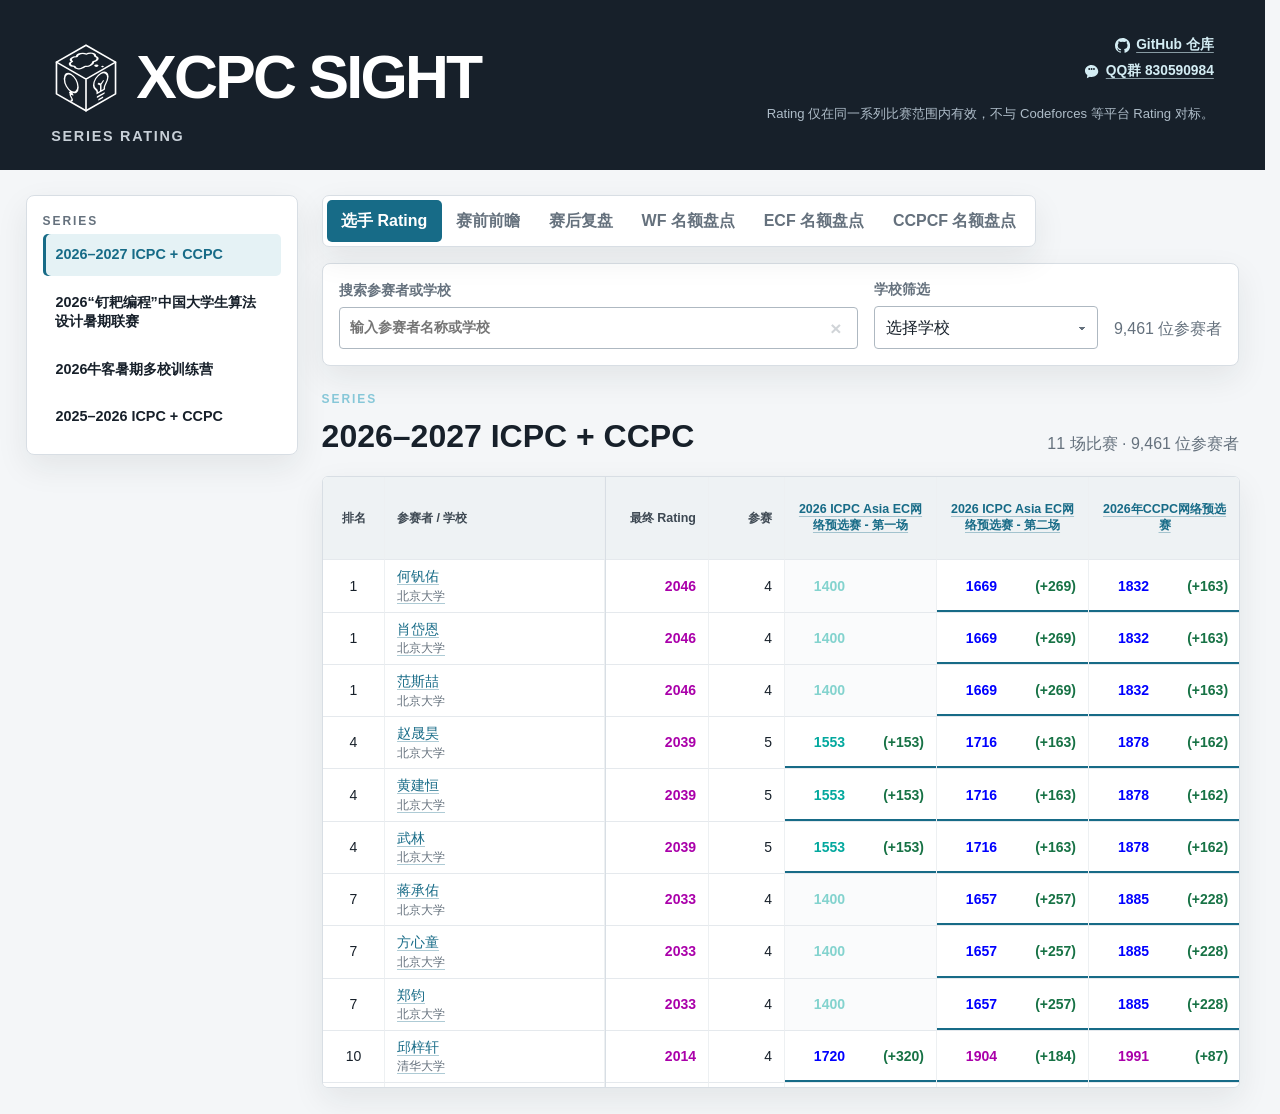
<file: static/index.html>
<!doctype html>
<html lang="zh-CN">
<head>
  <meta charset="utf-8">
  <meta name="viewport" content="width=device-width, initial-scale=1">
  <meta name="description" content="XCPC rating 系列、比赛变化与参赛记录。">
  <title>XCPC Sight · Rating</title>
  <link rel="icon" type="image/svg+xml" sizes="any" href="./assets/xcpc-sight.svg">
  <link rel="stylesheet" href="./styles.css?v=20261119-112">
</head>
<body>
  <a class="skip-link" href="#main">跳到主要内容</a>
  <header class="site-header">
    <div>
      <h1 class="site-brand"><img class="site-logo" src="./assets/xcpc-sight.svg" width="64" height="64" alt="">XCPC SIGHT</h1>
      <p class="site-subtitle">Series Rating</p>
    </div>
    <div class="site-links" aria-label="相关链接">
      <a href="https://github.com/JunjieCharles/xcpc-sight" target="_blank" rel="noopener noreferrer">
        <span class="site-link-icon" aria-hidden="true">
          <svg viewBox="0 0 16 16" focusable="false" aria-hidden="true">
            <path d="M8 0C3.58 0 0 3.58 0 8a8 8 0 0 0 5.47 7.59c.4.07.55-.17.55-.38v-1.34c-2.22.48-2.69-1.07-2.69-1.07-.36-.92-.89-1.17-.89-1.17-.73-.5.06-.49.06-.49.81.06 1.23.83 1.23.83.72 1.23 1.89.88 2.35.67.07-.52.28-.88.5-1.09-1.77-.2-3.64-.88-3.64-3.95 0-.88.31-1.59.82-2.15-.08-.2-.36-1.02.08-2.12 0 0 .67-.21 2.2.82a7.65 7.65 0 0 1 4 0c1.53-1.03 2.2-.82 2.2-.82.44 1.1.16 1.92.08 2.12.51.56.82 1.27.82 2.15 0 3.08-1.87 3.75-3.66 3.95.29.25.54.73.54 1.48v2.19c0 .21.14.46.55.38A8 8 0 0 0 16 8c0-4.42-3.58-8-8-8z"/>
          </svg>
        </span>
        <span>GitHub 仓库</span>
      </a>
      <a href="https://qm.qq.com/q/q6c4s0YmGs" target="_blank" rel="noopener noreferrer">
        <span class="site-link-icon" aria-hidden="true">
          <svg viewBox="0 0 16 16" focusable="false" aria-hidden="true">
            <path d="M8 1C4.13 1 1 3.69 1 7c0 1.86.98 3.52 2.52 4.62L3 15l3.16-1.54c.6.12 1.21.18 1.84.18 3.87 0 7-2.69 7-6S11.87 1 8 1zm-2.5 5.3a1 1 0 1 1 0-2 1 1 0 0 1 0 2zm2.5 0a1 1 0 1 1 0-2 1 1 0 0 1 0 2zm2.5 0a1 1 0 1 1 0-2 1 1 0 0 1 0 2z"/>
          </svg>
        </span>
        <span>QQ群 830590984</span>
      </a>
      <p class="site-rating-note" role="note">
        Rating 仅在同一系列比赛范围内有效，不与 Codeforces 等平台 Rating 对标。
      </p>
    </div>
  </header>

  <main id="main" tabindex="-1" class="app-layout">
    <aside class="series-sidebar" aria-labelledby="series-navigation-title">
      <p id="series-navigation-title" class="eyebrow">SERIES</p>
      <nav id="series-list" class="series-list" aria-label="Rating 系列"></nav>
    </aside>

    <div class="app-content">
      <div id="series-mode-switch" class="series-mode-switch" role="tablist"
           aria-label="Rating 查看方式" hidden>
        <button id="participant-rating-tab" type="button" role="tab"
                aria-controls="series-view" aria-selected="true">选手 Rating</button>
        <button id="problem-rating-tab" type="button" role="tab"
                aria-controls="problem-rating-view" aria-selected="false">题目难度</button>
        <button id="preview-tab" type="button" role="tab" hidden
                aria-controls="preview-view" aria-selected="false">赛前前瞻</button>
        <button id="review-tab" type="button" role="tab" hidden
                aria-controls="review-view" aria-selected="false">赛后复盘</button>
        <button id="wf-tab" type="button" role="tab" hidden
                aria-controls="qualification-view" aria-selected="false">WF 名额盘点</button>
        <button id="ecf-tab" type="button" role="tab" hidden
                aria-controls="qualification-view" aria-selected="false">ECF 名额盘点</button>
        <button id="ccpcf-tab" type="button" role="tab" hidden
                aria-controls="qualification-view" aria-selected="false">CCPCF 名额盘点</button>
      </div>

      <section id="participant-controls" class="controls" aria-label="搜索">
        <div class="search-label">
          <label id="search-label-text" for="search-input">搜索参赛者或学校</label>
          <span class="search-field">
            <span id="school-tags" class="school-tags"></span>
            <input id="search-input" type="search" autocomplete="off" placeholder="输入参赛者名称或学校">
            <button id="clear-search-button" class="clear-search-button" type="button" disabled
                    aria-label="清空搜索和学校筛选" title="清空搜索和学校筛选">×</button>
          </span>
        </div>
        <div class="school-filter">
          <span class="control-label">学校筛选</span>
          <button id="school-filter-button" class="school-filter-button" type="button"
                  aria-haspopup="listbox" aria-expanded="false" aria-controls="school-filter-menu">选择学校</button>
          <div id="school-filter-menu" class="school-filter-menu" hidden>
            <label>
              <span class="visually-hidden">搜索学校</span>
              <input id="school-filter-search" type="search" autocomplete="off" placeholder="搜索学校">
            </label>
            <div id="school-options" class="school-options" role="listbox"
                 aria-label="学校" aria-multiselectable="true"></div>
          </div>
        </div>
        <p id="result-count" class="result-count" aria-live="polite"></p>
      </section>

      <section id="preview-view" hidden aria-labelledby="preview-title">
        <nav id="preview-navigation" class="preview-navigation" aria-label="选择前瞻比赛">
          <div id="preview-online-navigation" class="preview-online-navigation"></div>
          <div id="preview-regional-navigation" class="preview-regional-navigation"></div>
        </nav>
        <div class="section-heading">
          <div>
            <p class="eyebrow">PREVIEW</p>
            <h2 id="preview-title"></h2>
            <p class="section-note" id="preview-time"></p>
          </div>
        </div>
        <div class="preview-sources">
          <p id="preview-team-source"></p>
          <p id="preview-metric-sources"></p>
          <p class="preview-school-rank-note">学校排名随表格当前排序方式变化。NOI/IOI成绩仅按姓名匹配，可能存在重名情况。</p>
        </div>
        <div id="preview-team-filter" class="preview-team-filter" role="group" aria-label="队伍参赛资格">
          <button type="button" data-team-type="all" aria-pressed="true">所有队伍</button>
          <button type="button" data-team-type="official" aria-pressed="false">正式队伍</button>
          <button type="button" data-team-type="starred" aria-pressed="false">打星队伍</button>
        </div>
        <div class="table-shell preview-table-shell" id="preview-scroll" tabindex="0"
             aria-label="赛前队伍数据表，可点击表头排序并悬浮查看成员明细">
          <table class="data-table preview-table">
            <thead id="preview-head"></thead>
            <tbody id="preview-body"></tbody>
          </table>
        </div>
      </section>

      <section id="review-view" hidden aria-labelledby="review-title">
        <div class="section-heading">
          <div><p class="eyebrow">REVIEW</p><h2 id="review-title"></h2></div>
          <div class="review-pickers">
            <label><span>选择比赛</span><select id="review-contest-select" aria-label="选择复盘比赛"></select></label>
          </div>
        </div>
        <div class="review-summary">
          <h3>各指标排名符合度 <small>Spearman ρ</small></h3>
          <p class="section-note">越接近 1，赛前与赛后的先后顺序越一致。点击指标查看队伍对比；不同指标的有效队伍集合可能不同。</p>
          <div id="review-metrics" class="review-metrics" role="group" aria-label="对比所有指标符合度，选择队伍排名指标"></div>
          <p id="review-agreement" aria-live="polite"></p>
          <p id="review-coverage"></p>
        </div>
        <div class="preview-sources">
          <p id="review-sources"></p>
          <p><strong class="review-ranking-note">前瞻排名与实际排名均仅统计已参赛且存在当前指标的队伍。</strong></p>
          <p>名次变化 = 前瞻排名 − 实际排名；上涨程度 = log₁₀(前瞻排名 / 实际排名)，正值表示上涨。</p>
        </div>
        <p id="review-empty" class="section-note" hidden></p>
        <div class="table-shell preview-table-shell" id="review-scroll" tabindex="0" aria-label="赛后复盘队伍对比表，可点击表头排序">
          <table class="data-table preview-table review-table">
            <thead id="review-head"></thead><tbody id="review-body"></tbody>
          </table>
        </div>
      </section>

      <section id="qualification-view" hidden aria-labelledby="qualification-title"></section>

      <div id="status" class="status" role="status">正在加载数据…</div>
      <section id="series-view" hidden aria-labelledby="series-title">
        <div class="section-heading">
          <div><p class="eyebrow">SERIES</p><h2 id="series-title"></h2></div>
          <p id="series-summary" class="section-note"></p>
        </div>
        <div class="table-shell" id="series-scroll" tabindex="0" aria-label="参赛者 rating 宽表，可水平和垂直滚动">
          <table class="data-table wide-table">
            <thead id="series-head"></thead>
            <tbody id="series-body"></tbody>
          </table>
        </div>
      </section>

      <section id="problem-rating-view" hidden aria-labelledby="problem-rating-title">
        <div class="section-heading">
          <div>
            <p class="eyebrow">PROBLEM RATING</p>
            <h2 id="problem-rating-title"></h2>
          </div>
          <p id="problem-rating-summary" class="section-note"></p>
        </div>

        <section class="panel problem-chart-panel" aria-labelledby="problem-chart-heading">
          <div class="panel-heading">
            <div>
              <h3 id="problem-chart-heading">难度曲线对比</h3>
              <p>每场题目按预测 Rating 从易到难排列；点击图例可筛选场次。</p>
            </div>
          </div>
          <div id="problem-chart"></div>
        </section>

        <section class="panel problem-table-panel" aria-labelledby="problem-table-heading">
          <div class="problem-table-heading">
            <h3 id="problem-table-heading">题目 Rating 表格</h3>
            <p id="problem-result-count" class="result-count" aria-live="polite"></p>
          </div>
          <div class="problem-table-shell" tabindex="0" aria-label="题目 Rating 表格">
            <table class="data-table problem-table">
              <colgroup>
                <col class="problem-contest-col">
                <col class="problem-index-col">
                <col id="problem-name-col" class="problem-name-col">
                <col class="problem-rating-col">
                <col class="problem-team-count-col">
              </colgroup>
              <thead>
                <tr>
                  <th id="problem-contest-column" scope="colgroup" colspan="2">
                    <button id="problem-contest-sort" class="table-sort-button" type="button">
                      <span class="desktop-column-label">场次 + 题号</span>
                      <span class="mobile-column-label">题目</span>
                      <span id="problem-contest-sort-indicator" aria-hidden="true"></span>
                    </button>
                  </th>
                  <th id="problem-name-column" class="problem-name-column" scope="col">题名</th>
                  <th id="problem-rating-column" scope="col">
                    <button id="problem-rating-sort" class="table-sort-button" type="button">
                      Rating <span id="problem-rating-sort-indicator" aria-hidden="true"></span>
                    </button>
                  </th>
                  <th scope="col">通过队伍/有效队伍</th>
                </tr>
              </thead>
              <tbody id="problem-table-body"></tbody>
            </table>
          </div>
        </section>
      </section>

      <section id="detail-view" hidden aria-labelledby="detail-title"></section>
    </div>
  </main>

  <template id="error-template"><div class="error-panel"><h2>无法显示数据</h2><p></p><button type="button">重试</button></div></template>
  <script type="module" src="./js/app.mjs?v=20261119-112"></script>
</body>
</html>
</file>
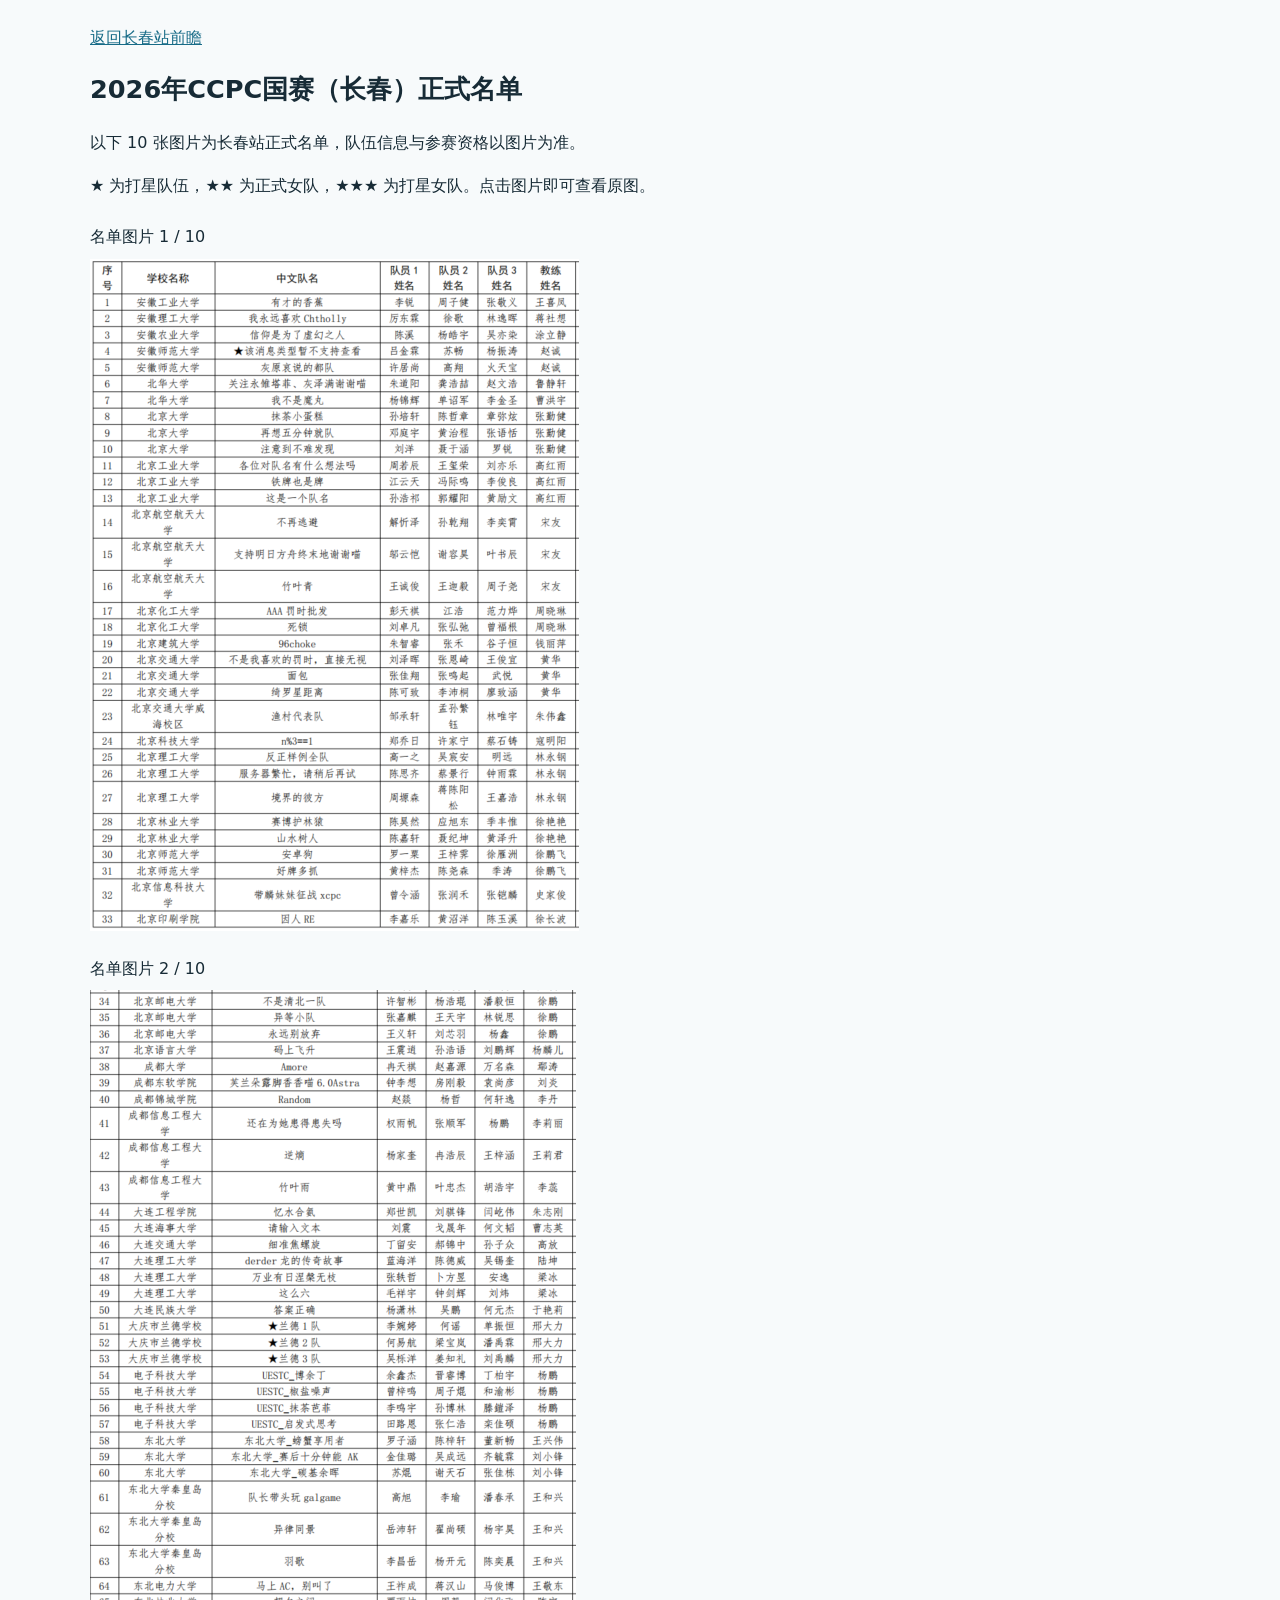
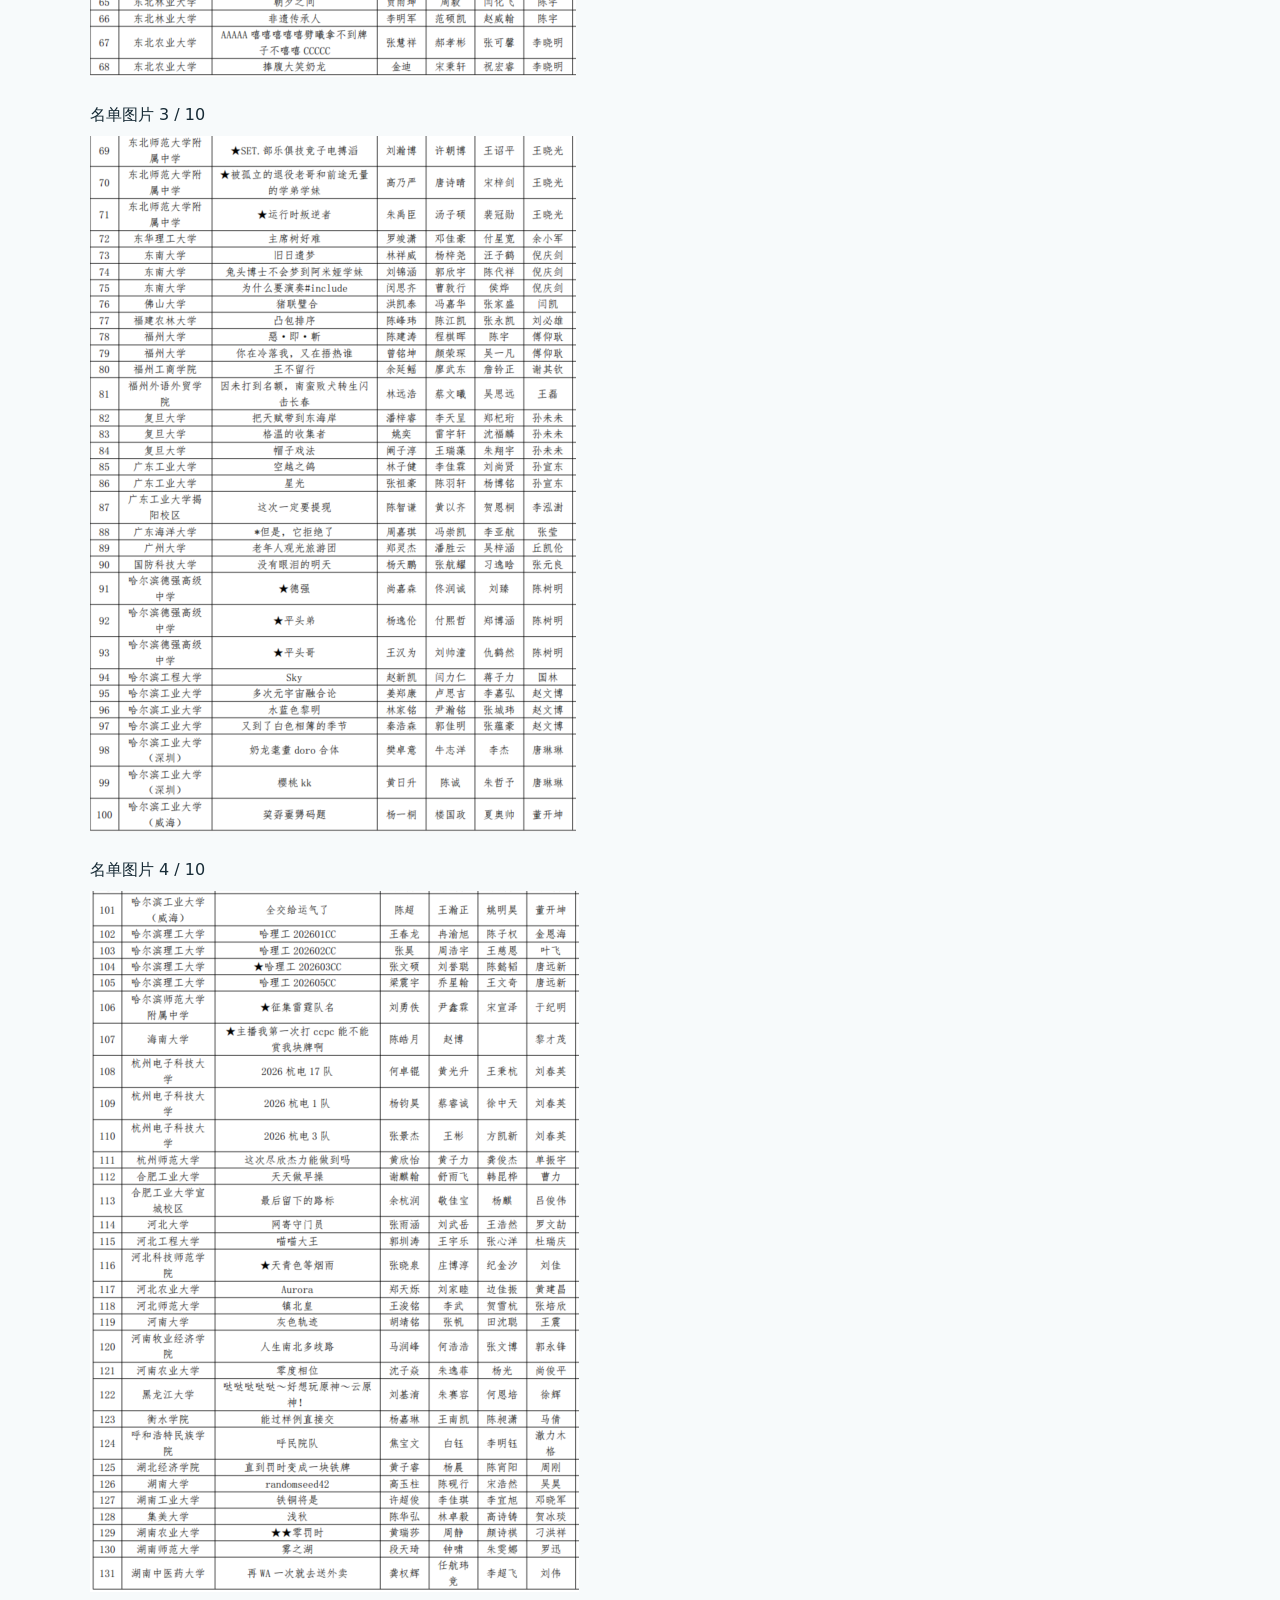
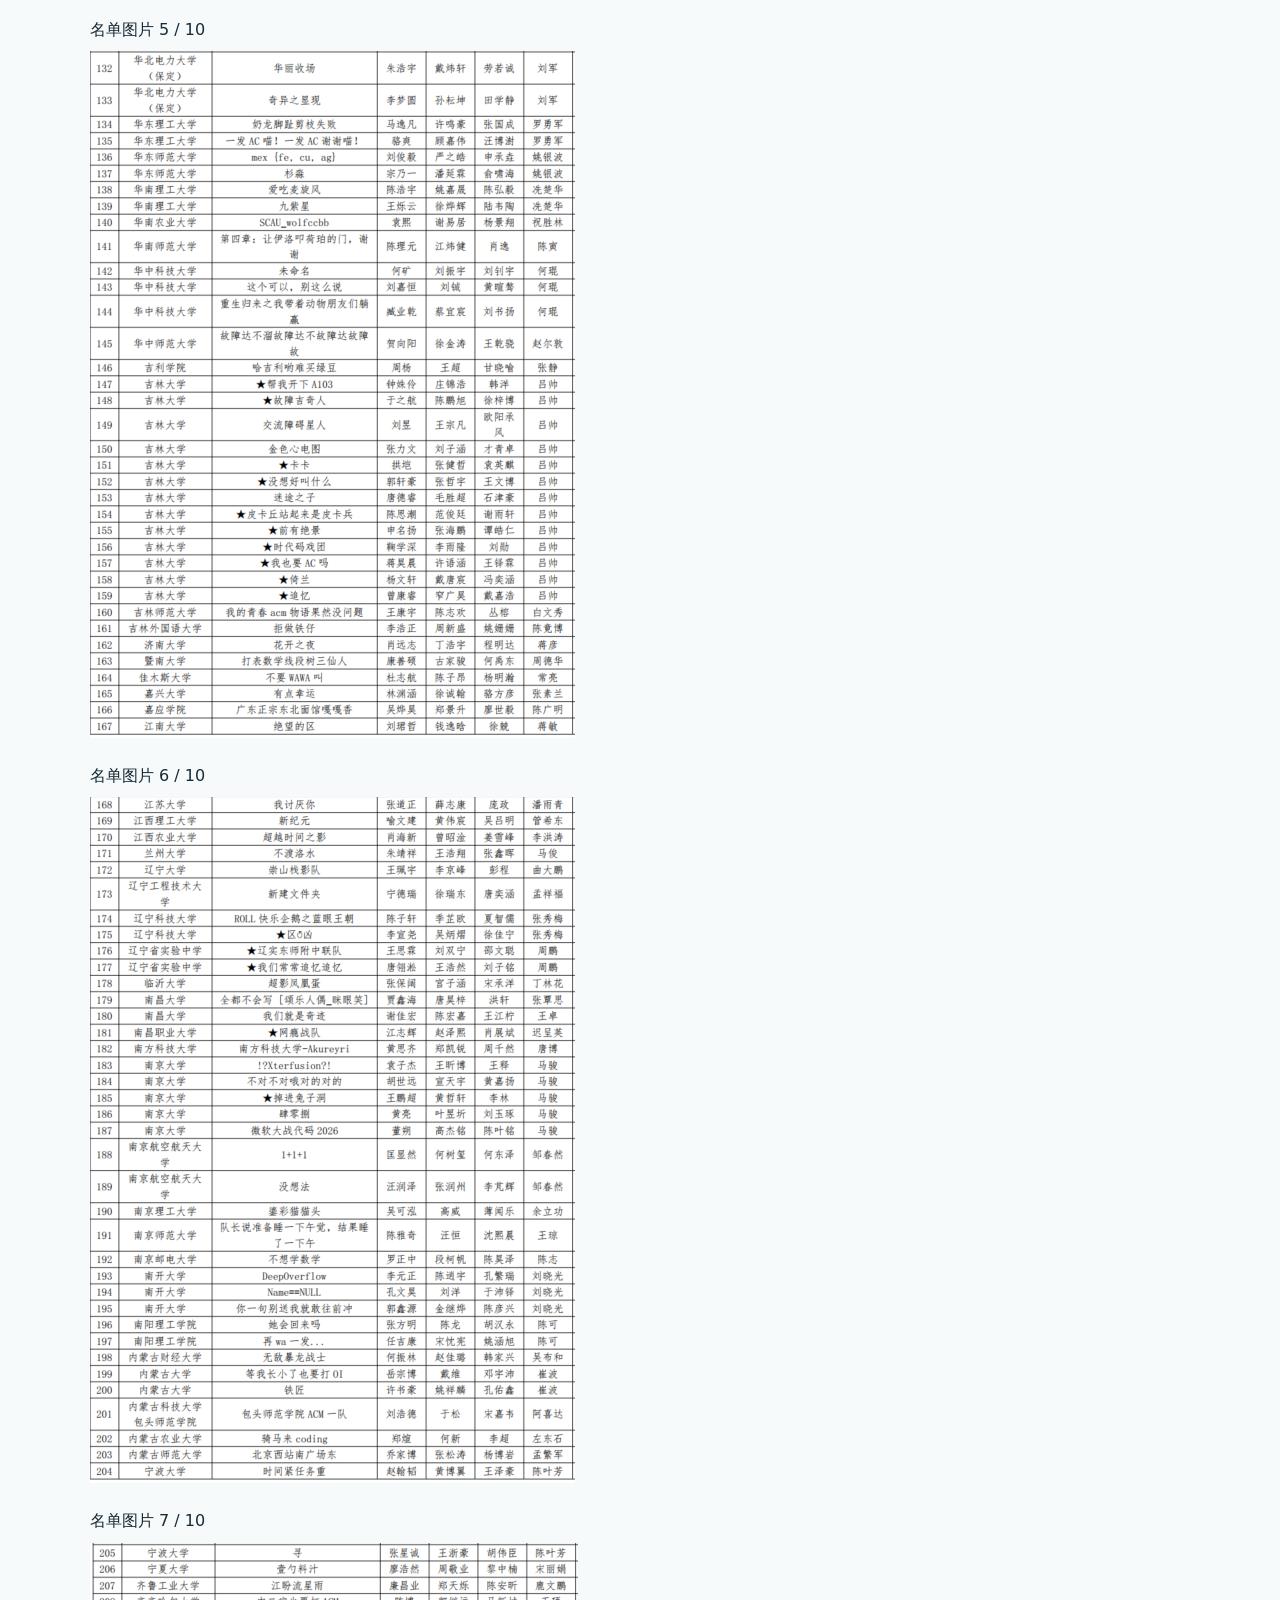
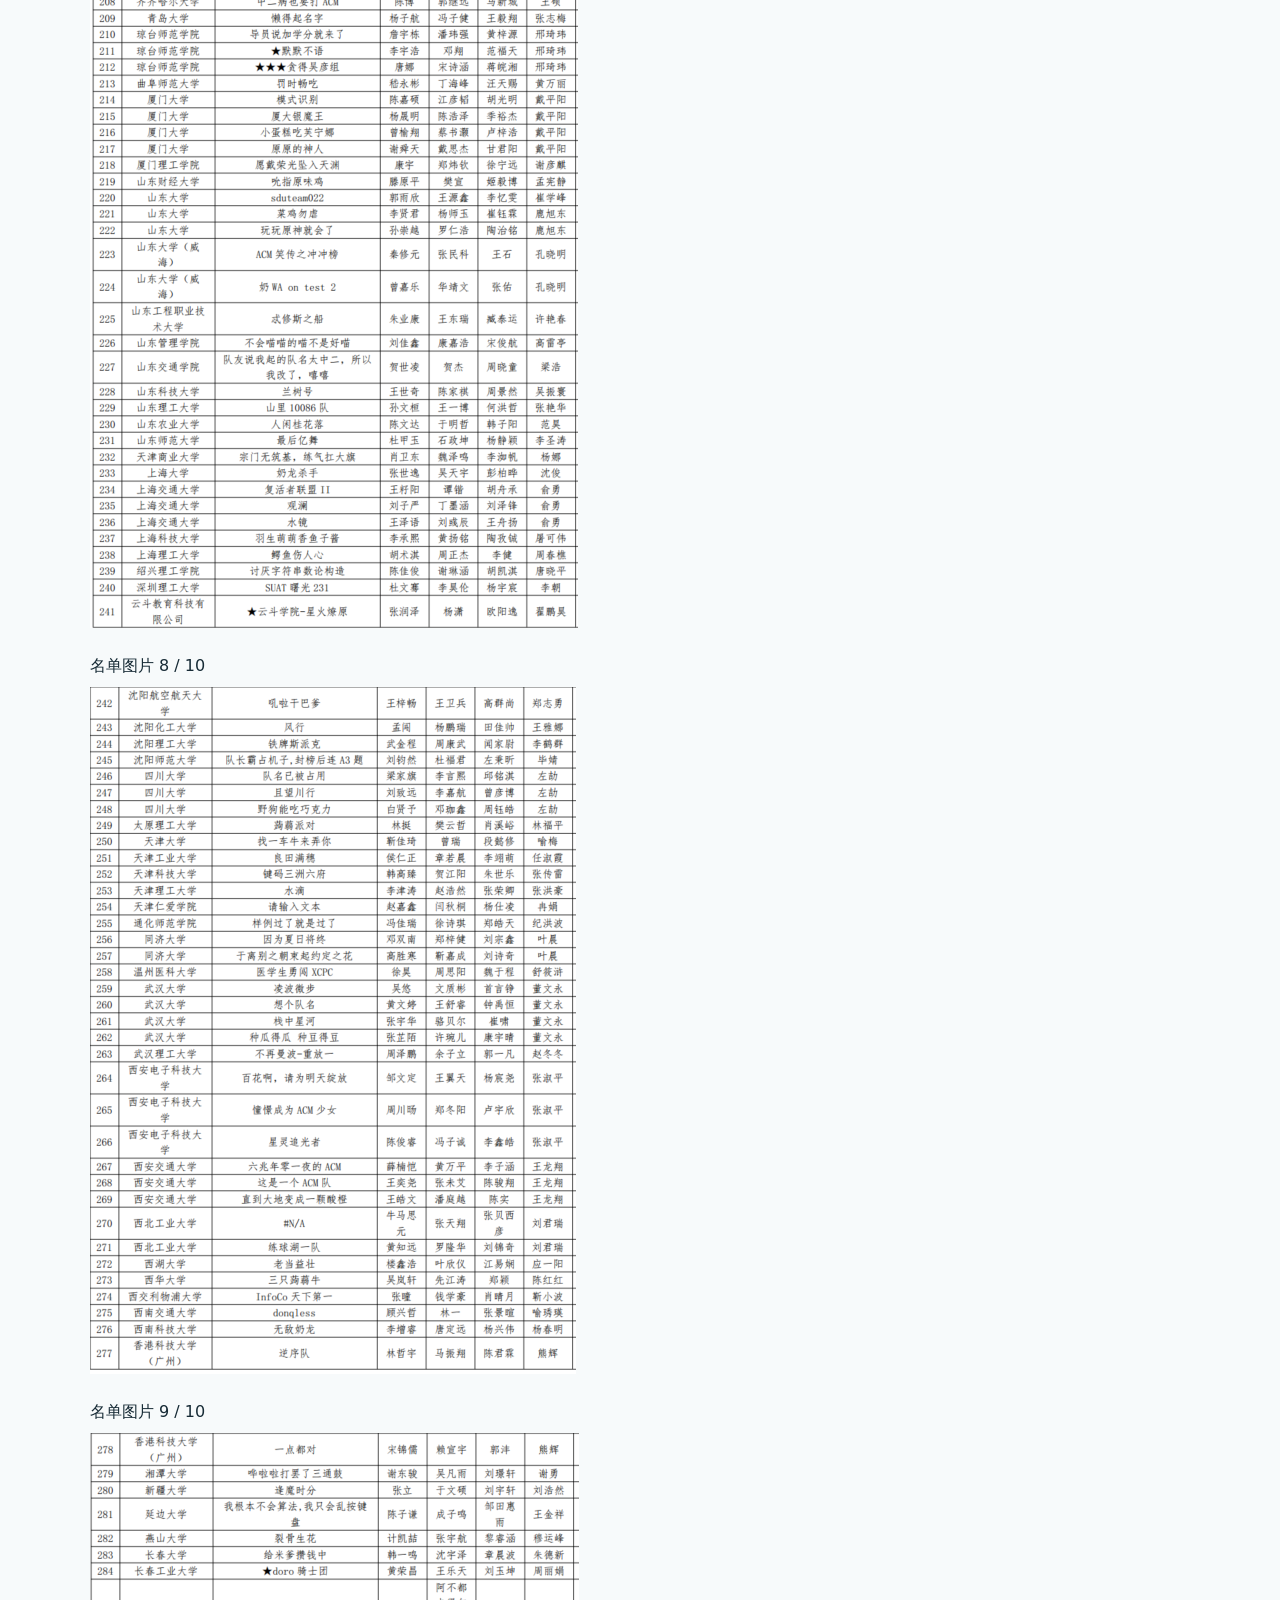
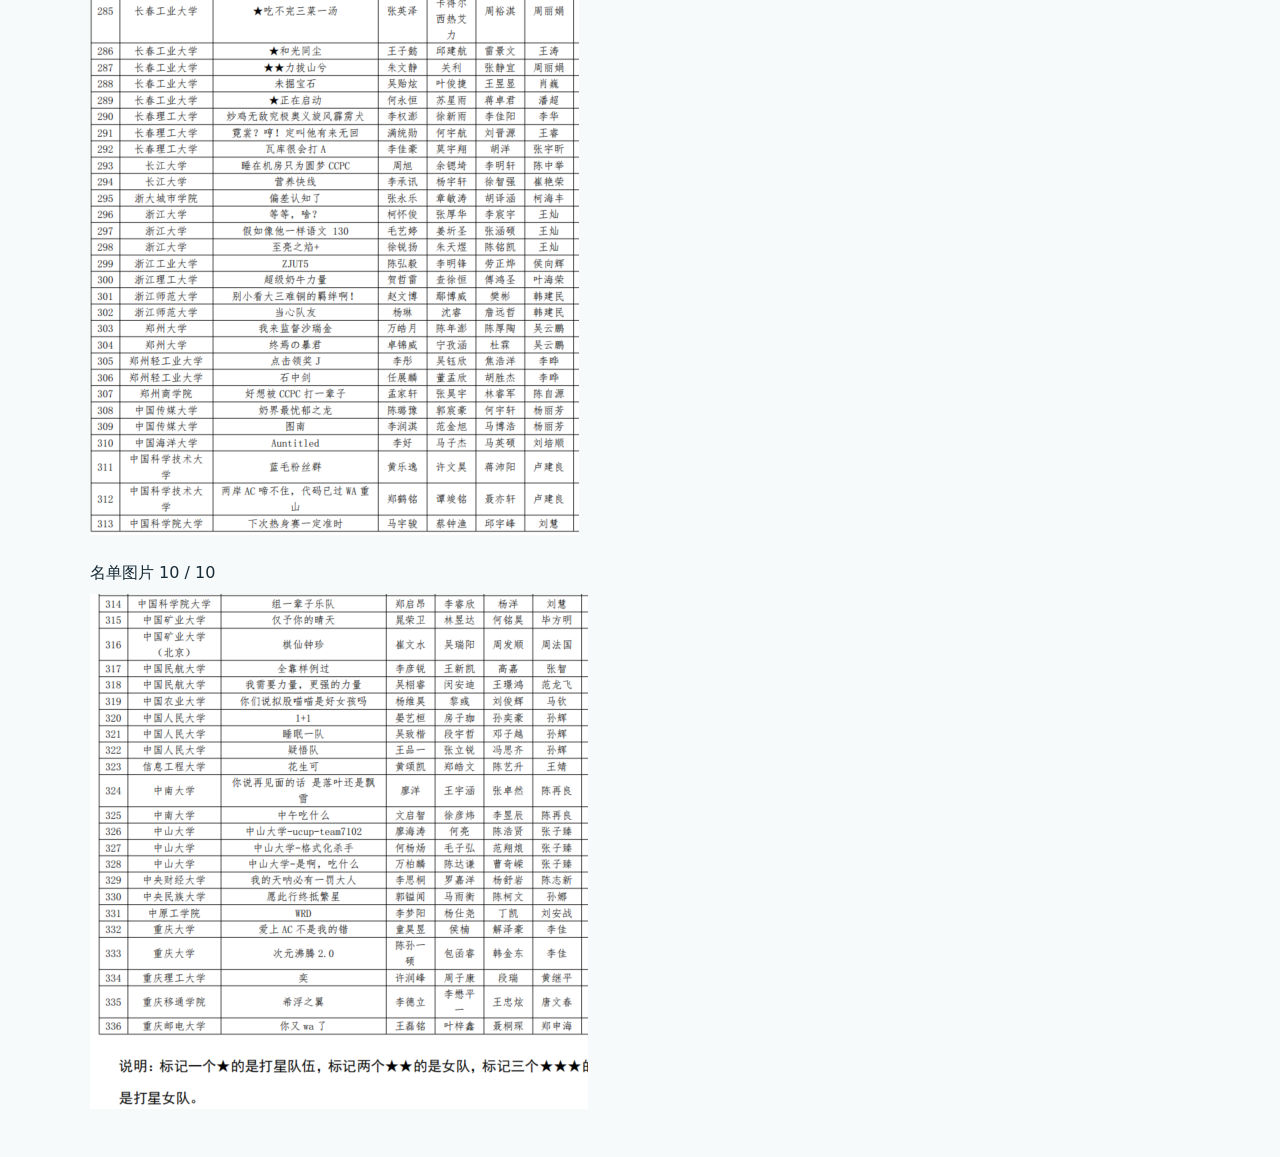
<file: static/sources/ccpc-2026-changchun/index.html>
<!doctype html>
<html lang="zh-CN"><head><meta charset="utf-8"><meta name="viewport" content="width=device-width, initial-scale=1">
<title>长春站正式名单 · XCPC Sight</title>
<style>body{max-width:1100px;margin:0 auto;padding:24px;font:16px/1.7 system-ui,sans-serif;color:#172b36;background:#f7fafb}a{color:#176b87}figure{margin:24px 0}figcaption{margin-bottom:8px}img{display:block;max-width:100%;height:auto;background:white}h1{font-size:1.6rem}</style>
</head><body><a href="../../?series=2026-2027&amp;view=preview&amp;previewContest=ccpc-2026-changchun">返回长春站前瞻</a>
<h1>2026年CCPC国赛（长春）正式名单</h1>
<p>以下 10 张图片为长春站正式名单，队伍信息与参赛资格以图片为准。</p>
<p>★ 为打星队伍，★★ 为正式女队，★★★ 为打星女队。点击图片即可查看原图。</p>
<figure><figcaption>名单图片 1 / 10</figcaption><a href="5D9AAC7B189108230086BF4B247B3E0C.png"><img src="5D9AAC7B189108230086BF4B247B3E0C.png" alt="长春站正式名单，第 1 张，共 10 张" loading="lazy"></a></figure>
<figure><figcaption>名单图片 2 / 10</figcaption><a href="11F19C905D9B2F3D2537EEECE33EB068.png"><img src="11F19C905D9B2F3D2537EEECE33EB068.png" alt="长春站正式名单，第 2 张，共 10 张" loading="lazy"></a></figure>
<figure><figcaption>名单图片 3 / 10</figcaption><a href="E113710322A1B64ADE9595D47F701CEC.png"><img src="E113710322A1B64ADE9595D47F701CEC.png" alt="长春站正式名单，第 3 张，共 10 张" loading="lazy"></a></figure>
<figure><figcaption>名单图片 4 / 10</figcaption><a href="70C4BC175D64A78E2B4A03B201331C57.png"><img src="70C4BC175D64A78E2B4A03B201331C57.png" alt="长春站正式名单，第 4 张，共 10 张" loading="lazy"></a></figure>
<figure><figcaption>名单图片 5 / 10</figcaption><a href="5BB006AECC55DB9B50AA1EAC5463B018.png"><img src="5BB006AECC55DB9B50AA1EAC5463B018.png" alt="长春站正式名单，第 5 张，共 10 张" loading="lazy"></a></figure>
<figure><figcaption>名单图片 6 / 10</figcaption><a href="49179FDCAB8B09919FFCA477BEAF2482.png"><img src="49179FDCAB8B09919FFCA477BEAF2482.png" alt="长春站正式名单，第 6 张，共 10 张" loading="lazy"></a></figure>
<figure><figcaption>名单图片 7 / 10</figcaption><a href="2A3313C18EB2F31067984D506CCD1A3F.png"><img src="2A3313C18EB2F31067984D506CCD1A3F.png" alt="长春站正式名单，第 7 张，共 10 张" loading="lazy"></a></figure>
<figure><figcaption>名单图片 8 / 10</figcaption><a href="577EB87A40D84F4611E49BCA4B3EBC29.png"><img src="577EB87A40D84F4611E49BCA4B3EBC29.png" alt="长春站正式名单，第 8 张，共 10 张" loading="lazy"></a></figure>
<figure><figcaption>名单图片 9 / 10</figcaption><a href="7B457E21A71B50533FC5C7020649E6AA.png"><img src="7B457E21A71B50533FC5C7020649E6AA.png" alt="长春站正式名单，第 9 张，共 10 张" loading="lazy"></a></figure>
<figure><figcaption>名单图片 10 / 10</figcaption><a href="3FD3EF672D2A08CDBEEA149C0AB7620D.png"><img src="3FD3EF672D2A08CDBEEA149C0AB7620D.png" alt="长春站正式名单，第 10 张，共 10 张" loading="lazy"></a></figure>
</body></html>
</file>
<file: static/styles.css>
:root {
  color-scheme: light;
  --ink: #17202a;
  --muted: #65717d;
  --line: #d8dee4;
  --soft: #f4f6f8;
  --paper: #ffffff;
  --accent: #176b87;
  --accent-soft: #e5f2f5;
  --positive: #177245;
  --negative: #b43a3a;
  --shadow: 0 12px 32px rgb(23 32 42 / 8%);
  font-family: "Segoe UI", "Microsoft YaHei UI", sans-serif;
}

/* Qualification boards share the site's paper, ink and accent palette. */
.series-mode-switch { max-width: 100%; flex-wrap: wrap; }
.qualification-disclaimer { padding: .65rem 1rem; border-left: 3px solid var(--accent); background: var(--accent-soft); color: #124f63; font-weight: 650; border-radius: 3px; }
.qualification-legend { display: flex; flex-wrap: wrap; gap: .5rem; margin: 1rem 0; }
.qualification-key { display: inline-flex; align-items: center; gap: .4rem; border: 1px solid var(--line); padding: .3rem .55rem; border-radius: 4px; font-size: .74rem; }
.qualification-key::before { content: ""; width: .45rem; height: .45rem; border-radius: 50%; background: currentColor; }
.qualification-safe { background: #d1ebda; color: #125532; box-shadow: inset 3px 0 #278452; }
.qualification-displaced { background: #f8d8da; color: #862332; }
.qualification-uncertain { background: #fff0c5; color: #71520a; }
.qualification-forecast { background: #f8f5fc; color: #665776; }
.qualification-forecast-qualified { background: #ece5fa; color: #543581; }
.qualification-pressure-low { background: #dcebdc; color: #35563d; }
.qualification-pressure-medium { background: #fae8b8; color: #775411; }
.qualification-pressure-high { background: #f4cbbb; color: #873d28; }
.qualification-candidate { background: #e5f2f5; color: #165d71; }
.qualification-duplicate { background: #f0f2f4; color: #65717d; }
.qualification-outside { background: white; color: #536170; }
.qualification-pending { background: repeating-linear-gradient(135deg, #f7f9fa, #f7f9fa 8px, #f1f4f6 8px, #f1f4f6 9px); color: #74818b; }
.qualification-toolbar { display: flex; flex-wrap: wrap; align-items: end; gap: .65rem 1rem; margin: 1.1rem 0; }
.qualification-forecast-metrics { display: flex; flex-wrap: wrap; align-items: center; gap: .5rem; margin: 1.1rem 0; }
.qualification-forecast-metrics > span { margin-right: .25rem; }
.qualification-toolbar label { display: grid; gap: .3rem; font-size: .8rem; color: var(--muted); }
.qualification-toolbar label:first-child { flex: 1 1 17rem; }
.qualification-toolbar input, .qualification-toolbar select { min-height: 2.5rem; border: 1px solid #aeb8c1; padding: .5rem .7rem; border-radius: 4px; background: white; color: var(--ink); }
.qualification-toolbar input { width: 100%; min-width: 0; }
.qualification-toolbar .section-note { font-size: .78rem; margin: 0 0 .6rem; }
.qualification-search-navigation { display: flex; gap: .25rem; }
.qualification-search-navigation button { width: 2.5rem; height: 2.5rem; cursor: pointer; background: white; border: 1px solid var(--line); border-radius: 4px; }
.qualification-search-navigation button:hover:not(:disabled) { background: var(--accent-soft); }
.qualification-search-navigation button:disabled { opacity: .35; cursor: default; }
.qualification-scroll { max-height: 74vh; overflow: auto; position: relative; isolation: isolate; border: 1px solid var(--line); border-radius: 6px; background: white; box-shadow: var(--shadow); }
.qualification-table { table-layout: fixed; border-spacing: 0; border-collapse: separate; width: 100%; min-width: 720px; font-size: .75rem; }
.qualification-rank-column { width: 34px; }
.qualification-table th, .qualification-table td { padding: .25rem .32rem; text-align: left; vertical-align: top; border-right: 1px solid #dce3e6; border-bottom: 1px solid #dce3e6; overflow-wrap: anywhere; }
.qualification-table thead th { position: sticky; top: 0; z-index: 3; background: #eef2f4; box-shadow: 0 1px 0 #cbd4da; }
.qualification-table th.qualification-row-rank { position: sticky; left: 0; z-index: 2; padding: .4rem .15rem; text-align: center; background: #f5f7f8; color: var(--muted); font-variant-numeric: tabular-nums; }
.qualification-table thead th.qualification-row-rank { z-index: 4; background: #e7ecef; }
.qualification-station-title { font-size: .9rem; color: var(--ink); }
.qualification-size { display: block; font-size: .72rem; color: var(--muted); font-weight: 500; }
.qualification-size.is-estimate { color: #8b632a; }
.qualification-table thead small { display: block; font-size: .71rem; font-weight: 400; color: var(--muted); margin-top: .2rem; }
.qualification-team { display: grid; gap: .05rem; position: relative; container-type: inline-size; }
.qualification-team-heading { min-width: 0; padding-top: .95rem; }
.qualification-tags { position: absolute; top: 0; right: 0; display: flex; align-items: baseline; justify-content: flex-end; gap: .25rem; max-width: 100%; }
.qualification-badge { display: block; min-width: 0; overflow: hidden; text-overflow: ellipsis; padding: 0 .2rem; font-size: .6rem; line-height: 1.25; font-weight: 600; border: 1px solid currentColor; border-radius: 2px; white-space: nowrap; }
.qualification-school { display: block; min-width: 0; color: inherit; font-weight: 700; line-height: 1.25; }
.qualification-host-mark { flex: 0 1 auto; padding: 0 .2rem; border: 1px solid #9775b0; border-radius: 2px; background: #f0e7f7; color: #663a85; font-size: .6rem; line-height: 1.25; white-space: nowrap; }
.qualification-host-key, td.qualification-host-performance { background: #e9dcf3; color: #563375; }
.qualification-team-name { color: var(--ink); line-height: 1.25; }
.qualification-members { line-height: 1.25; font-size: .69rem; opacity: .9; }
.qualification-school, .qualification-team-name, .qualification-members { overflow: hidden; text-overflow: ellipsis; white-space: nowrap; }
@container (min-width: 210px) {
  .qualification-team-heading { padding-top: 0; padding-right: 6.3rem; }
}
.qualification-duplicate .qualification-team-name, .qualification-outside .qualification-team-name { color: #536170; }
.qualification-school-rank { flex: 0 0 auto; display: inline-block; padding: 0 .2rem; border: 1px solid currentColor; border-radius: 2px; font-size: .6rem; line-height: 1.25; font-weight: 600; white-space: nowrap; }
.school-rank-1 { background: #e3f4e9; color: #1a7a45; }
.school-rank-2 { background: #fff2c2; color: #7a5600; }
.school-rank-3 { background: #fbe1da; color: #b03422; }
.qualification-rank-key .qualification-school-rank { margin-left: .1rem; }
.qualification-rank-key::before { display: none; }
.qualification-quota-list { display: grid; gap: .45rem; margin: 0; padding: 0; list-style: none; font-size: .82rem; }
.qualification-quota-list li { line-height: 1.7; }
.qualification-quota-list strong { margin-right: .65rem; font-variant-numeric: tabular-nums; }
.qualification-pending > small { display: block; margin-top: .4rem; font-size: .75rem; }
.qualification-placeholder { display: block; text-align: center; opacity: .4; }
.qualification-region-key { border: 3px solid #24576b; }
.qualification-channel-1-key { border: 3px solid #24576b; }
.qualification-channel-2-key { border: 3px dashed #874b99; }
.qualification-table td.qualification-channel-1, .qualification-table td.qualification-channel-2 { position: relative; }
.qualification-channel-1::before, .qualification-channel-2::after { content: ""; position: absolute; inset: 0; pointer-events: none; z-index: 1; }
.qualification-channel-1::before { border: 0 solid #24576b; }
.qualification-channel-2::after { border: 0 dashed #874b99; }
.qualification-channel-1-top::before { border-top-width: 3px; }
.qualification-channel-1-bottom::before { border-bottom-width: 3px; }
.qualification-channel-1-left::before { border-left-width: 3px; }
.qualification-channel-1-right::before { border-right-width: 3px; }
.qualification-channel-2-top::after { border-top-width: 3px; }
.qualification-channel-2-bottom::after { border-bottom-width: 3px; }
.qualification-channel-2-left::after { border-left-width: 3px; }
.qualification-channel-2-right::after { border-right-width: 3px; }
.qualification-table td.qualification-region-top { border-top: 3px solid #24576b; }
.qualification-table td.qualification-region-bottom { border-bottom: 3px solid #24576b; }
.qualification-table td.qualification-region-left { border-left: 3px solid #24576b; }
.qualification-table td.qualification-region-right { border-right: 3px solid #24576b; }
.qualification-match { box-shadow: inset 0 0 0 1px var(--accent); }
.qualification-match-active { outline: 3px solid var(--accent); outline-offset: -3px; }
.qualification-dim > .qualification-team { opacity: .4; }
.qualification-channels { margin-top: 1.2rem; }
.qualification-channel-heading { display: flex; align-items: baseline; gap: .75rem; margin-bottom: .6rem; }
.qualification-channel-heading a { font-size: .82rem; }
.qualification-channel { padding: 1rem; background: var(--paper); border: 1px solid var(--line); border-radius: 6px; }
.qualification-channel h3 { font-size: .95rem; margin-bottom: 0; }
.qualification-channel p { font-size: .82rem; margin-bottom: .4rem; }
@media (max-width: 600px) {
  #qualification-view .section-heading { display: block; }
  #qualification-view .section-heading .section-note { margin-top: .5rem; font-size: .8rem; }
  .qualification-toolbar { gap: .6rem; }
  .qualification-toolbar label:first-child { flex-basis: 100%; }
  .qualification-scroll { max-height: 72vh; }
}
* { box-sizing: border-box; }
html { scrollbar-gutter: stable; }
[hidden] { display: none !important; }
body { margin: 0; color: var(--ink); background: var(--soft); line-height: 1.5; }
button, input, select { font: inherit; }
button, .link-button { color: var(--accent); }
button:focus-visible, input:focus-visible, select:focus-visible, [tabindex]:focus-visible { outline: 3px solid rgb(23 107 135 / 35%); outline-offset: 2px; }
.skip-link { position: fixed; z-index: 20; top: .5rem; left: .5rem; padding: .6rem 1rem; transform: translateY(-150%); background: var(--ink); color: white; }
.skip-link:focus { transform: none; }
.site-header { display: flex; align-items: flex-start; justify-content: space-between; gap: 1rem 2rem; padding: 2rem clamp(1rem, 4vw, 4rem) 1.4rem; color: white; background: var(--ink); }
h1, h2, h3, p { margin-top: 0; }
h1 { margin-bottom: .15rem; font-size: clamp(2.2rem, 5vw, 3.8rem); letter-spacing: -.045em; }
.site-brand { display: flex; align-items: center; gap: .25em; }
.site-logo { display: block; flex: 0 0 auto; width: 1.15em; height: 1.15em; }
.site-subtitle { margin: 0; color: #c8d0d8; font-size: .9rem; font-weight: 650; letter-spacing: .12em; text-transform: uppercase; }
.site-rating-note { margin: 1rem 0 0; color: #aebcc8; font-size: .82rem; text-align: right; white-space: nowrap; }
.site-links { display: grid; justify-items: end; gap: .35rem; margin-top: .2rem; }
.site-links a { display: inline-flex; align-items: center; gap: .4rem; color: #d4edf4; font-size: .86rem; font-weight: 600; text-decoration-color: rgb(212 237 244 / 60%); text-underline-offset: 3px; }
.site-links a:hover { color: white; }
.site-link-icon { display: inline-flex; width: .95rem; height: .95rem; }
.site-link-icon svg { width: 100%; height: 100%; fill: currentColor; }
.eyebrow { margin-bottom: .25rem; color: #86c7d8; font-size: .75rem; font-weight: 700; letter-spacing: .16em; }
main { width: 100%; margin: 0 auto; padding: clamp(1rem, 2vw, 2rem); }
.app-layout { display: grid; grid-template-columns: minmax(13rem, 17rem) minmax(0, 1fr); align-items: start; gap: 1.5rem; }
.app-content { min-width: 0; }
.series-sidebar { position: sticky; top: 1rem; padding: 1rem; border: 1px solid var(--line); border-radius: 8px; background: var(--paper); box-shadow: var(--shadow); }
.series-sidebar .eyebrow { color: var(--muted); }
.series-list { display: grid; gap: .35rem; }
.series-link { width: 100%; padding: .7rem .8rem; border: 0; border-radius: 5px; color: var(--ink); background: transparent; font: inherit; font-size: .9rem; font-weight: 600; line-height: 1.35; text-align: left; cursor: pointer; }
.series-link:hover { background: var(--soft); }
.series-link[aria-current="page"] { color: var(--accent); background: var(--accent-soft); box-shadow: inset 3px 0 var(--accent); }
.series-mode-switch { display: inline-flex; margin-bottom: 1rem; padding: .25rem; border: 1px solid var(--line); border-radius: 7px; background: var(--paper); box-shadow: var(--shadow); }
.series-mode-switch button { padding: .55rem .9rem; border: 0; border-radius: 5px; color: var(--muted); background: transparent; font-weight: 650; cursor: pointer; }
.series-mode-switch button[aria-selected="true"] { color: white; background: var(--accent); }
.controls { display: grid; grid-template-columns: minmax(16rem, 1fr) minmax(10rem, 14rem) auto; align-items: end; gap: 1rem; margin-bottom: 1.5rem; padding: 1rem; border: 1px solid var(--line); border-radius: 8px; background: var(--paper); box-shadow: var(--shadow); }
label, .search-label { display: grid; gap: .35rem; color: var(--muted); font-size: .85rem; font-weight: 600; }
input, select { width: 100%; min-height: 2.6rem; padding: .55rem .7rem; border: 1px solid #aeb8c1; border-radius: 4px; color: var(--ink); background: white; }
.visually-hidden { position: absolute; width: 1px; height: 1px; padding: 0; overflow: hidden; clip: rect(0 0 0 0); white-space: nowrap; border: 0; }
.search-field { display: flex; flex-wrap: wrap; align-items: center; gap: .35rem; min-height: 2.6rem; padding: .3rem .45rem; border: 1px solid #aeb8c1; border-radius: 4px; background: white; }
.search-field:focus-within { outline: 3px solid rgb(23 107 135 / 35%); outline-offset: 2px; }
.search-field input { flex: 1 1 12rem; width: auto; min-width: 8rem; min-height: 1.9rem; padding: .2rem; border: 0; outline: 0; }
.search-field input::-webkit-search-cancel-button { appearance: none; }
.clear-search-button { flex: 0 0 auto; width: 1.75rem; height: 1.75rem; padding: 0; border: 0; border-radius: 50%; color: var(--muted); background: transparent; font-size: 1.2rem; line-height: 1; cursor: pointer; }
.clear-search-button:hover:not(:disabled) { color: var(--ink); background: var(--soft); }
.clear-search-button:disabled { opacity: .3; cursor: default; }
.school-tags { display: contents; }
.school-tag { display: inline-flex; align-items: center; gap: .25rem; max-width: 18rem; padding: .2rem .3rem .2rem .5rem; border-radius: 999px; color: #124f63; background: var(--accent-soft); font-size: .8rem; font-weight: 650; }
.school-tag > span { overflow: hidden; text-overflow: ellipsis; white-space: nowrap; }
.school-tag-remove { flex: 0 0 auto; width: 1.3rem; height: 1.3rem; padding: 0; border: 0; border-radius: 50%; color: inherit; background: transparent; line-height: 1; cursor: pointer; }
.school-tag-remove:hover { background: rgb(23 107 135 / 14%); }
.school-filter { position: relative; }
.control-label { display: block; margin-bottom: .35rem; color: var(--muted); font-size: .85rem; font-weight: 600; }
.school-filter-button { width: 100%; min-height: 2.6rem; padding: .55rem 2rem .55rem .7rem; border: 1px solid #aeb8c1; border-radius: 4px; color: var(--ink); background: white; text-align: left; cursor: pointer; }
.school-filter-button::after { position: absolute; right: .75rem; content: "▾"; color: var(--muted); }
.school-filter-menu { position: absolute; z-index: 10; top: calc(100% + .35rem); right: 0; width: min(24rem, calc(100vw - 2rem)); padding: .65rem; border: 1px solid var(--line); border-radius: 6px; background: var(--paper); box-shadow: var(--shadow); }
.school-options { max-height: 18rem; margin-top: .5rem; overflow-y: auto; }
.school-option { display: flex; align-items: center; justify-content: space-between; gap: 1rem; width: 100%; padding: .55rem .6rem; border: 0; border-radius: 3px; color: var(--ink); background: transparent; text-align: left; cursor: pointer; }
.school-option:hover, .school-option[aria-selected="true"] { background: var(--accent-soft); }
.school-option-mark { color: var(--accent); font-weight: 800; }
.school-options-empty { margin: .8rem .5rem; color: var(--muted); font-size: .85rem; }
.result-count { margin: 0 0 .55rem; color: var(--muted); white-space: nowrap; }
.status { padding: 4rem 1rem; text-align: center; color: var(--muted); }
.section-heading, .detail-header { display: flex; align-items: end; justify-content: space-between; gap: 2rem; margin: 1.5rem 0 1rem; }
.section-heading h2, .detail-header h2 { margin-bottom: 0; font-size: clamp(1.4rem, 2.5vw, 2rem); }
.section-note { margin-bottom: .25rem; color: var(--muted); }
.table-shell { position: relative; height: min(68vh, 760px); overflow: auto; border: 1px solid var(--line); border-radius: 6px; background: var(--paper); box-shadow: var(--shadow); container-type: inline-size; }
.data-table { width: 100%; border-collapse: separate; border-spacing: 0; font-size: .875rem; }
.fixed-table, .wide-table { table-layout: fixed; }
.data-table th, .data-table td { height: 44px; padding: .5rem .75rem; border-right: 1px solid #edf0f2; border-bottom: 1px solid #e5e9ed; overflow: hidden; text-align: right; text-overflow: ellipsis; white-space: nowrap; }
.data-table thead th { position: sticky; z-index: 3; top: 0; height: 58px; color: #3d4852; background: #eef2f4; font-size: .78rem; }
.data-table tbody tr:hover td, .data-table tbody tr:focus-within td { background-color: #f3f9fa; }
.wide-table { --series-rank-width: 62px; --series-person-width: 220px; width: calc(180px + var(--series-rank-width) + var(--series-person-width) + var(--series-contest-width, 0px)); }
.wide-table col:nth-child(1) { width: var(--series-rank-width) !important; }
.wide-table col:nth-child(2) { width: var(--series-person-width) !important; }
.wide-table .contest-heading { overflow: visible; white-space: normal; }
.wide-table th:nth-child(1), .wide-table td:nth-child(1) { position: sticky; z-index: 2; left: 0; text-align: center; background: var(--paper); }
.wide-table th:nth-child(2), .wide-table td:nth-child(2) { position: sticky; z-index: 2; left: var(--series-rank-width); text-align: left; background: var(--paper); }
.wide-table th:nth-child(3), .wide-table td:nth-child(3) { position: sticky; z-index: 2; left: calc(var(--series-rank-width) + var(--series-person-width)); background: var(--paper); }
.wide-table th:nth-child(4), .wide-table td:nth-child(4) { position: sticky; z-index: 2; left: calc(var(--series-rank-width) + var(--series-person-width) + 104px); background: var(--paper); box-shadow: 1px 0 0 var(--line); }
.wide-table thead th:nth-child(-n+4) { z-index: 5; background: #eef2f4; }
.wide-table tbody tr:hover td:nth-child(-n+4), .wide-table tbody tr:focus-within td:nth-child(-n+4) { background: #f3f9fa; }
.wide-table tbody td:nth-child(odd):nth-child(n+5) { border-right: 0; }
.contest-table { min-width: 616px; }
.contest-table th:nth-child(2), .contest-table td:nth-child(2) { text-align: left; }
.contest-button, .link-button { padding: 0; border: 0; background: none; text-decoration: underline; text-decoration-color: rgb(23 107 135 / 35%); text-underline-offset: 3px; cursor: pointer; }
.contest-button { display: inline-block; max-width: none; font-weight: 650; line-height: 1.3; white-space: normal; }
.person { display: grid; width: 100%; min-width: 0; overflow: hidden; line-height: 1.25; text-align: left; }
.person small { margin-top: .2rem; overflow: hidden; color: var(--muted); font-weight: 400; text-overflow: ellipsis; }
.mobile-rank, .mobile-column-label, .identity-secondary, .problem-identity-name { display: none; }
.person-context-rank-only { display: none; }
.virtual-spacer td { height: var(--spacer-height); padding: 0; border: 0; }
.rating-value { font-weight: 700; }
.rating-gray { color: #808080; }
.rating-green { color: #008000; }
.rating-cyan { color: #03a89e; }
.rating-blue { color: #0000ff; }
.rating-purple { color: #aa00aa; }
.rating-orange { color: #ffc000; }
.rating-red, .rating-legendary-first { color: #ff0000; }
.rating-legendary { color: #000000; }
.rating-participated { box-shadow: inset 0 -2px var(--accent); }
.rating-absent { background: #fafbfc; }
.rating-absent .rating-value { opacity: .48; }
.rating-delta { text-align: right; }
.delta-zero { color: var(--muted); font-weight: 650; }
.positive { color: var(--positive); font-weight: 650; }
.negative { color: var(--negative); font-weight: 650; }
.detail-header { align-items: start; }
.back-button { padding: .55rem .85rem; border: 1px solid #aeb8c1; border-radius: 4px; color: var(--ink); background: white; cursor: pointer; }
.detail-meta { display: flex; flex-wrap: wrap; gap: .6rem 1.5rem; margin: .4rem 0 0; color: var(--muted); }
.unrated-note { color: #b45309; font-weight: 650; }
.detail-grid { display: grid; grid-template-columns: minmax(0, 1fr); gap: 1.25rem; }
.panel { min-width: 0; padding: 1.2rem; border: 1px solid var(--line); border-radius: 6px; background: var(--paper); box-shadow: var(--shadow); }
.panel h3 { margin-bottom: 1rem; }
.panel-heading { display: flex; align-items: start; justify-content: space-between; gap: 1rem; }
.panel-heading h3 { margin-bottom: .25rem; }
.panel-heading p { margin-bottom: .8rem; color: var(--muted); font-size: .85rem; }
.problem-chart-panel { margin-bottom: 1.25rem; }
.problem-chart-figure { margin: 0; }
.problem-chart-stage { position: relative; overflow: hidden; border: 1px solid var(--line); border-radius: 5px; background: #fbfcfd; }
.problem-rating-chart { display: block; width: 100%; height: auto; }
.problem-chart-empty { border: 1px solid var(--line); border-radius: 5px; background: #fbfcfd; }
.problem-curve-line { fill: none; stroke-width: 2.5; stroke-linecap: round; transition: opacity .12s, stroke-width .12s; }
.problem-curve-line:focus { outline: none; stroke-width: 4; }
.problem-curve-hover-target { fill: none; stroke: transparent; stroke-width: 14; pointer-events: stroke; cursor: crosshair; }
.problem-curve-point { transition: opacity .12s; pointer-events: none; }
.problem-curve-hit { fill: transparent; cursor: crosshair; }
.problem-curve-line.is-muted, .problem-curve-point.is-muted, .problem-curve-hit.is-muted { opacity: .12; }
.problem-curve-line.is-active { stroke-width: 4; }
.problem-chart-tooltip { display: grid; gap: .15rem; min-width: 12rem; transform: translateY(-10%); }
.problem-chart-tooltip strong { color: var(--accent); }
.problem-chart-tooltip > span { display: block; }
.problem-chart-legend { display: flex; flex-wrap: wrap; align-items: center; gap: .35rem .6rem; margin-top: .75rem; }
.problem-legend-actions { display: inline-flex; gap: .35rem; margin-right: .2rem; }
.problem-legend-action { padding: .3rem .55rem; border: 1px solid #aeb8c1; border-radius: 4px; color: var(--ink); background: white; font-size: .78rem; cursor: pointer; }
.problem-legend-action:disabled { color: var(--muted); opacity: .45; cursor: default; }
.problem-legend-item { display: inline-flex; align-items: center; gap: .35rem; padding: .3rem .5rem; border: 1px solid var(--line); border-radius: 999px; color: var(--ink); background: var(--paper); font-size: .78rem; cursor: pointer; transition: opacity .12s; }
.problem-legend-swatch { width: .8rem; height: .8rem; border-radius: 50%; }
.problem-legend-item.is-muted { opacity: .28; }
.problem-legend-item.is-active { border-color: var(--accent); box-shadow: 0 0 0 2px rgb(23 107 135 / 15%); }
.problem-legend-item.is-unselected { opacity: .38; filter: grayscale(1); }
.problem-table-heading { display: flex; align-items: baseline; justify-content: space-between; gap: 1rem; }
.problem-table-heading h3 { margin-bottom: .75rem; }
.problem-table-heading .result-count { margin: 0; }
.problem-table-shell { max-height: min(68vh, 760px); overflow: auto; border: 1px solid var(--line); border-radius: 5px; container-type: inline-size; }
.problem-table { min-width: 850px; table-layout: fixed; }
.problem-contest-col { width: 340px; }
.problem-index-col { width: 72px; }
.problem-rating-col { width: 92px; }
.problem-team-count-col { width: 190px; }
.table-sort-button { display: inline-flex; align-items: center; justify-content: flex-end; gap: .3rem; width: 100%; padding: 0; border: 0; color: inherit; background: transparent; font: inherit; font-weight: 700; cursor: pointer; }
.preview-sources { display: grid; gap: .2rem; margin-bottom: .8rem; color: var(--muted); font-size: .82rem; }
.preview-sources p { margin: 0; }
.preview-sources strong { color: var(--ink); }
.preview-sources .review-ranking-note { color: inherit; }
.preview-sources a { color: var(--accent); text-underline-offset: 3px; }
.preview-school-rank-note { font-size: .78rem; }
.preview-navigation { margin-bottom: 1.5rem; }
.preview-online-navigation { display: flex; align-items: center; flex-wrap: wrap; gap: .4rem; margin-bottom: 1rem; }
.preview-navigation-label { font-size: .8rem; font-weight: 650; margin-right: .35rem; }
.preview-online-navigation button { padding: .3rem .6rem; font-size: .8rem; border: 1px solid var(--line); border-radius: 6px; background: white; cursor: pointer; }
.preview-online-navigation button[aria-pressed="true"] { background: var(--accent-soft); border-color: var(--accent); }
.preview-cutoff-table { width: 100%; max-width: 60rem; border-collapse: collapse; table-layout: fixed; font-variant-numeric: tabular-nums; }
.preview-cutoff-table caption { text-align: left; font-weight: 700; padding-bottom: .55rem; }
.preview-cutoff-table th, .preview-cutoff-table td { padding: .65rem .35rem; text-align: center; border-bottom: 1px solid var(--line); }
.preview-cutoff-table th:first-child { width: 16%; text-align: left; }
.preview-cutoff-table th:nth-child(2) { width: 16%; }
.preview-cutoff-table th:nth-child(3) { width: 20%; }
.preview-cutoff-table th:nth-child(4) { width: 12%; }
.preview-cutoff-table thead th { font-size: .8rem; color: var(--muted); }
.preview-cutoff-table tbody tr { cursor: pointer; }
.preview-cutoff-table tbody tr:hover, .preview-cutoff-table .is-selected { background: var(--accent-soft); }
.preview-cutoff-table .preview-summary-only { cursor: default; }
.preview-cutoff-table .preview-summary-only:hover { background: transparent; }
.preview-summary-only th span { word-break: keep-all; }
.preview-cutoff-table button { padding: 0; border: 0; background: transparent; color: var(--accent); font: inherit; font-weight: 650; text-align: left; cursor: pointer; }
.preview-cutoff-table button[aria-pressed="true"] { text-decoration: underline; text-underline-offset: 4px; }
.preview-navigation button:focus-visible { outline: 2px solid var(--accent); outline-offset: 3px; }
.preview-cutoff-note { color: var(--muted); font-size: .75rem; line-height: 1.6; margin: .5rem 0 0; }
@media (max-width: 600px) {
  .preview-cutoff-table { font-size: .75rem; }
  .preview-cutoff-table th:first-child { width: 16%; }
  .preview-cutoff-table th:nth-child(2) { width: 16%; }
  .preview-cutoff-table th:nth-child(3) { width: 20%; }
  .preview-cutoff-table button { word-break: keep-all; }
  .preview-date-separator { display: none; }
  .preview-date-month-day { display: block; white-space: nowrap; }
  .preview-cutoff-table th, .preview-cutoff-table td { padding: .6rem .2rem; }
  .preview-cutoff-table thead th { font-size: .75rem; }
  .preview-cutoff-table thead th:nth-child(n+4) { font-size: .65rem; padding-inline: .1rem; }
}
.review-pickers { display: flex; flex-wrap: wrap; gap: .75rem; max-width: 100%; }
.review-pickers label { min-width: 0; max-width: 100%; }
.review-pickers select { max-width: 100%; }
.review-summary { margin: 1rem 0; padding: .75rem 1rem; background: #eef2f4; border-radius: .4rem; container-type: inline-size; }
.review-summary p { margin: .25rem 0; }
.review-summary strong { font-variant-numeric: tabular-nums; }
.review-summary h3 { margin: .25rem 0; font-size: 1rem; }
.review-summary h3 small { color: var(--muted); font-size: .8rem; font-weight: 400; }
.review-metrics { display: grid; grid-template-columns: repeat(6, minmax(0, 1fr)); gap: .6rem; margin: .85rem 0; }
.review-metric-card { display: flex; flex-direction: column; align-items: stretch; gap: .45rem; padding: .7rem; color: var(--ink); background: var(--paper); border: 1px solid var(--line); border-radius: .35rem; text-align: left; cursor: pointer; }
.review-metric-card:hover { border-color: var(--accent); }
.review-metric-card[aria-pressed="true"] { border-color: var(--accent); box-shadow: inset 0 0 0 1px var(--accent); background: #e5f2f5; }
.review-metric-title { font-size: .8rem; font-weight: 650; }
.review-metric-coefficient { font-size: 1.45rem; line-height: 1.25; }
.review-metric-card small { color: var(--muted); font-size: .7rem; }
.review-medal-accuracy { display: grid; gap: .2rem; border-top: 1px solid var(--line); padding-top: .4rem; font-variant-numeric: tabular-nums; }
.review-metric-bar { display: block; position: relative; height: 6px; background: #dbe3e8; border-radius: 3px; }
.review-metric-bar::after { content: ""; position: absolute; left: 50%; top: -2px; height: 10px; width: 1px; background: var(--muted); }
.review-metric-fill { position: absolute; left: var(--agreement-start); width: var(--agreement-width); height: 100%; background: var(--accent); border-radius: 3px; }
.review-metric-fill.negative-fill { background: var(--negative); }
@container (max-width: 900px) { .review-metrics { grid-template-columns: repeat(3, minmax(0, 1fr)); } }
@container (max-width: 450px) { .review-metrics { grid-template-columns: repeat(2, minmax(0, 1fr)); } }
.review-table td:nth-child(n+4) { font-variant-numeric: tabular-nums; }
.review-rank-change { display: inline-grid; grid-template-columns: 1rem 4ch; column-gap: .2rem; font-weight: 650; font-variant-numeric: tabular-nums; }
.review-change-arrow { text-align: center; }
.review-change-number { text-align: left; }
.review-rank-pair { display: inline-grid; grid-template-columns: 5ch 6ch; align-items: baseline; column-gap: .25rem; font-variant-numeric: tabular-nums; }
.review-rank-pair > span { text-align: right; }
.review-rank-pair > .review-original-rank { text-align: right; }
.review-original-rank { color: var(--muted); font-size: .72rem; font-weight: 400; }
.table-sort-button.review-rank-sort { flex-direction: column; gap: .1rem; }
.review-table th { text-align: center; }
.preview-table.review-table { min-width: 100%; --review-column-extra: 0px; }
.review-table col:nth-child(4) { width: calc(150px + var(--review-column-extra)) !important; }
.review-table col:nth-child(n+5) { width: calc(110px + var(--review-column-extra)) !important; }
.review-table col:nth-child(5), .review-table col:nth-child(6) { width: calc(128px + var(--review-column-extra)) !important; }
.preview-table-shell { height: min(72vh, 820px); }
.preview-table { --preview-school-width: min(200px, 24cqw); --preview-team-width: min(170px, calc(40cqw - var(--preview-school-width))); width: calc(var(--preview-non-frozen-width) + var(--preview-school-width) + var(--preview-team-width)); min-width: 100%; table-layout: fixed; }
.preview-table col:nth-child(1) { width: var(--preview-school-width) !important; }
.preview-table col:nth-child(2) { width: var(--preview-team-width) !important; }
.preview-table th:nth-child(-n+3), .preview-table td:nth-child(-n+3) { text-align: left; }
.preview-table th:nth-child(1), .preview-table td:nth-child(1) { position: sticky; z-index: 2; left: 0; background: var(--paper); }
.preview-table th:nth-child(2), .preview-table td:nth-child(2) { position: sticky; z-index: 2; left: var(--preview-school-width); background: var(--paper); }
.preview-table th:nth-child(3), .preview-table td:nth-child(3) { position: sticky; z-index: 2; left: calc(var(--preview-school-width) + var(--preview-team-width)); background: var(--paper); box-shadow: 1px 0 0 var(--line); }
.preview-table thead th:nth-child(-n+3) { z-index: 5; background: #eef2f4; }
.preview-table tbody tr:hover td:nth-child(-n+3), .preview-table tbody tr:focus-within td:nth-child(-n+3) { background: #f3f9fa; }
.preview-table .preview-metric-cell { overflow: visible; }
.preview-table tbody tr.preview-excluded td,
.preview-table tbody tr.preview-excluded:hover td,
.preview-table tbody tr.preview-excluded:focus-within td { background: #f5efff; }
.preview-excluded .preview-team-identity,
.preview-excluded-label { color: #7440a0; font-weight: 600; }
.preview-table .table-sort-button { min-width: 0; justify-content: center; }
.preview-table td.preview-school-cell { padding-right: .45rem; padding-left: .45rem; }
.preview-school-content { display: grid; grid-template-columns: 1.9rem minmax(0, 1fr); align-items: center; gap: .125rem; min-width: 0; }
.preview-school-content > span { overflow: hidden; text-overflow: ellipsis; }
.preview-school-rank { color: var(--muted); font-size: .65rem; font-variant-numeric: tabular-nums; font-weight: 500; text-align: left; }
.preview-team-identity, .identity-primary { display: block; min-width: 0; overflow: hidden; text-overflow: ellipsis; }
.preview-team-identity { width: 100%; color: inherit; line-height: 1.2; cursor: default; }
.preview-value-control { position: relative; display: block; width: 100%; color: inherit; text-align: right; cursor: default; }
.preview-table td.preview-metric-cell { padding-right: .45rem; padding-left: .45rem; }
.preview-ranked-value { display: grid; grid-template-columns: minmax(0, 1fr) 1.9rem; align-items: baseline; gap: .125rem; width: 100%; white-space: nowrap; }
.preview-ranked-value > :first-child { min-width: 0; justify-self: end; }
.preview-global-rank { width: 1.9rem; color: var(--muted); font-size: .65rem; font-variant-numeric: tabular-nums; font-weight: 500; text-align: left; }
.review-table .preview-ranked-value { grid-template-columns: minmax(0, 1fr); }
.review-table .preview-global-rank { display: none; }
.preview-rating { font-weight: 700; font-variant-numeric: tabular-nums; }
.preview-rating-xcpcrating { color: #274c77; }
.preview-rating-xcpc-elo.rating-orange { color: #ff8c00; }
.preview-rating-xcpc-elo-legendary { color: #ff0000; }
.preview-rating-xcpc-elo-first { color: #000000; }
.preview-member-tooltip { position: fixed; z-index: 30; visibility: hidden; min-width: 13rem; padding: .55rem .65rem; border: 1px solid var(--line); border-radius: 4px; color: var(--ink); background: var(--paper); text-align: left; opacity: 0; pointer-events: none; box-shadow: var(--shadow); }
.preview-member-tooltip > strong { display: block; margin-bottom: .2rem; color: var(--accent); }
.preview-member-tooltip > span:not(.preview-achievement-list) { display: flex; justify-content: space-between; gap: 1rem; white-space: nowrap; }
.preview-member-tooltip > span > strong { font-weight: 650; }
.preview-member-tooltip.preview-tooltip-visible { visibility: visible; opacity: 1; }
.preview-history-tooltip { display: grid; grid-template-columns: minmax(0, max-content) max-content minmax(0, 1fr); column-gap: .45em; max-width: min(46rem, calc(100vw - 16px)); max-height: calc(100vh - 16px); overflow-y: auto; font-weight: 400; }
.preview-history-tooltip > strong, .preview-history-tooltip > span { grid-column: 1 / -1; }
.preview-history-tooltip > span.preview-history-row { display: grid; grid-template-columns: subgrid; gap: 0 .45em; white-space: normal; overflow-wrap: anywhere; line-height: 1.6; }
.preview-history-rank { white-space: nowrap; text-align: right; font-variant-numeric: tabular-nums; }
.preview-history-rank.gold { color: #e99a00; }
.preview-history-rank.silver { color: #808080; }
.preview-history-rank.bronze { color: #a56836; }
.preview-members-cell { overflow: hidden; white-space: nowrap; text-overflow: ellipsis; }
.preview-team-filter { display: flex; flex-wrap: wrap; gap: .4rem; margin: .8rem 0; }
.preview-team-filter button { padding: .4rem .75rem; font: inherit; font-size: .85rem; border: 1px solid var(--line); border-radius: 6px; background: white; color: var(--ink); cursor: pointer; }
.preview-team-filter button[aria-pressed="true"] { background: var(--accent-soft); border-color: var(--accent); color: var(--accent); }
.preview-member-control { position: relative; display: inline; color: inherit; cursor: default; outline-offset: 2px; }
.preview-member-name { position: relative; display: inline; line-height: 1.05; }
.preview-member-name::before, .preview-member-name::after { position: absolute; right: 0; left: 0; height: 3px; border-radius: 1.5px; content: ""; }
.preview-member-name.has-noi::after { bottom: -5px; background: var(--noi-achievement-color); }
.preview-member-name.has-ioi::before { bottom: -10px; background: var(--ioi-achievement-color); }
.preview-member-name.noi-gold { --noi-achievement-color: #d6a800; }
.preview-member-name.noi-silver { --noi-achievement-color: #708090; }
.preview-member-name.noi-bronze { --noi-achievement-color: #a6532d; }
.preview-member-name.ioi-gold { --ioi-achievement-color: #d6a800; }
.preview-member-name.ioi-silver { --ioi-achievement-color: #708090; }
.preview-member-name.ioi-bronze { --ioi-achievement-color: #a6532d; }
.preview-member-name.ioi-participant { --ioi-achievement-color: #57514d; }
.preview-achievement-tooltip { width: max-content; max-width: calc(100vw - 1rem); }
.preview-achievement-list { display: grid; grid-template-columns: repeat(5, max-content); align-items: baseline; column-gap: .25rem; white-space: nowrap; }
.preview-achievement-row { display: contents; }
.preview-achievement-row > span { line-height: 1.55; }
.preview-achievement-separator { color: var(--muted); }
.preview-achievement-result, .preview-achievement-score { font-variant-numeric: tabular-nums; }
.preview-power-control { position: relative; display: block; width: 100%; padding: .2rem 0; color: var(--accent); font-weight: 700; text-align: right; cursor: default; }
.preview-power-tooltip { position: fixed; z-index: 31; visibility: hidden; width: 300px; padding: .7rem; border: 1px solid var(--line); border-radius: 4px; color: var(--ink); background: var(--paper); text-align: left; opacity: 0; pointer-events: none; box-shadow: var(--shadow); }
.preview-power-tooltip > strong { display: block; }
.preview-power-tooltip > strong { color: var(--accent); }
.preview-power-radar { display: block; width: 100%; height: auto; margin: .15rem 0; overflow: visible; }
.preview-power-grid, .preview-power-axis { fill: none; stroke: #cbd5dc; stroke-width: 1; }
.preview-power-shape { fill: rgb(23 107 135 / 22%); stroke: var(--accent); stroke-width: 2; }
.preview-power-label { fill: var(--muted); font-size: 9px; font-weight: 600; }
.preview-power-tooltip.preview-tooltip-visible { visibility: visible; opacity: 1; }
.preview-medals { font-variant-numeric: tabular-nums; }
.medal-values { display: inline-grid; grid-template-columns: repeat(3, 1em 2ch); column-gap: .15em; align-items: center; font-variant-numeric: tabular-nums; }
.medal-icon { text-align: center; }
.medal-count { text-align: right; }
.review-table .medal-values { grid-template-columns: 1em 2ch 1.6em 2ch 1.6em 2ch; column-gap: .2em; }
.review-table .medal-icon:not(:first-child) { text-align: right; }
.preview-missing { color: var(--muted); }
.problem-table #problem-contest-column { text-align: left; }
.problem-table #problem-contest-column .table-sort-button { justify-content: flex-start; }
.problem-identity-content { display: block; overflow: hidden; text-overflow: ellipsis; }
.problem-name-column { text-align: left !important; }
.problem-table td:nth-child(1) { text-align: left; }
.problem-table td:nth-child(2) { text-align: center; }
.problem-name-cell { text-align: left !important; }
.problem-team-counts > span:first-child, .problem-team-counts > span:last-child { display: inline-block; width: 7ch; text-align: right; }
.problem-team-count-separator { display: inline-block; width: 2ch; color: var(--muted); text-align: center; }
.problem-table-empty td { height: 8rem; color: var(--muted); text-align: center !important; }
.chart-wrap { position: relative; overflow-x: auto; }
.rating-chart { display: block; width: 100%; min-width: 560px; height: auto; }
.chart-grid { stroke: #dce2e6; stroke-width: 1; }
.chart-axis { fill: var(--muted); font-size: 11px; }
.chart-line { fill: none; stroke-width: 2; stroke-linecap: round; }
.chart-dot { fill: var(--paper); stroke-width: 2; }
.chart-hit { fill: transparent; cursor: crosshair; }
.chart-focus { stroke: #80909b; stroke-width: 1; stroke-dasharray: 3 3; pointer-events: none; }
.chart-tooltip { position: absolute; z-index: 4; max-width: 22rem; padding: .5rem .65rem; border: 1px solid var(--line); border-radius: 4px; color: var(--ink); background: var(--paper); font-size: .8rem; pointer-events: none; box-shadow: var(--shadow); }
.chart-note { margin: .75rem 0 0; color: var(--muted); font-size: .82rem; }
.compact-table th:first-child, .compact-table td:first-child { text-align: left; }
.compact-table-wrap { max-height: 480px; overflow: auto; border: 1px solid var(--line); }
.empty { padding: 3rem 1rem; text-align: center; color: var(--muted); }
.error-panel { max-width: 36rem; margin: 4rem auto; padding: 1.5rem; border-left: 4px solid var(--negative); background: white; box-shadow: var(--shadow); }
.error-panel button { padding: .5rem .8rem; }
@media (max-width: 850px) {
  .site-header, .section-heading, .detail-header { align-items: start; flex-direction: column; gap: .7rem; }
  .site-links { justify-items: start; }
  .site-rating-note { text-align: left; white-space: normal; }
  .app-layout { grid-template-columns: 1fr; }
  .series-sidebar { position: static; }
  .series-list { grid-template-columns: repeat(auto-fit, minmax(12rem, 1fr)); }
  .controls { grid-template-columns: 1fr; }
  .result-count { margin: 0; }
  .detail-grid { grid-template-columns: 1fr; }
}
@container (max-width: 924px) {
  .wide-table { --series-rank-width: min(62px, 20cqw); --series-person-width: min(220px, 30cqw); }
  .wide-table th:nth-child(2), .wide-table td:nth-child(2) { box-shadow: 1px 0 0 var(--line); }
  .wide-table tbody td:nth-child(3), .wide-table tbody td:nth-child(4) { position: static; left: auto; z-index: auto; box-shadow: none; }
  .wide-table thead th:nth-child(3), .wide-table thead th:nth-child(4) { left: auto; z-index: 3; box-shadow: none; }
}
@container (max-width: 1120px) {
  .preview-table th:nth-child(2), .preview-table td:nth-child(2) { left: var(--preview-school-width); box-shadow: 1px 0 0 var(--line); }
  .preview-table tbody td:nth-child(3) { position: static; left: auto; z-index: auto; box-shadow: none; }
  .preview-table thead th:nth-child(3) { left: auto; z-index: 3; box-shadow: none; }
}
@container (max-width: 600px) {
  .desktop-column-label { display: none; }
  .mobile-column-label, .mobile-rank { display: inline; }

  .wide-table { --mobile-identity-width: clamp(150px, 42cqw, 176px); width: calc(var(--mobile-identity-width) + 180px + var(--series-contest-width, 0px)); }
  .wide-table col:nth-child(1), .wide-table th:nth-child(1), .wide-table tr:not(.virtual-spacer) td:nth-child(1) { display: none; }
  .wide-table col:nth-child(2) { width: var(--mobile-identity-width) !important; }
  .wide-table th:nth-child(2), .wide-table td:nth-child(2) { left: 0; width: var(--mobile-identity-width); padding: .25rem .5rem; box-shadow: 2px 0 5px rgb(23 32 42 / 10%); }
  .wide-table thead th:nth-child(2) { z-index: 5; }
  .person { line-height: 1.1; }
  .person small { margin-top: .1rem; font-size: .68rem; white-space: nowrap; }
  .person-context { display: flex; min-width: 0; gap: .3rem; }
  .person-school { min-width: 0; overflow: hidden; text-overflow: ellipsis; }
  .mobile-rank { flex: 0 0 auto; }

  .contest-table { --mobile-identity-width: clamp(150px, 42cqw, 176px); width: calc(var(--mobile-identity-width) + 270px); min-width: calc(var(--mobile-identity-width) + 270px); }
  .contest-table col:nth-child(1), .contest-table th:nth-child(1), .contest-table tr:not(.virtual-spacer) td:nth-child(1) { display: none; }
  .contest-table col:nth-child(2) { width: var(--mobile-identity-width) !important; }
  .contest-table th:nth-child(2), .contest-table td:nth-child(2) { position: sticky; z-index: 2; left: 0; width: var(--mobile-identity-width); padding: .25rem .5rem; background: var(--paper); box-shadow: 2px 0 5px rgb(23 32 42 / 10%); }
  .contest-table thead th:nth-child(2) { z-index: 5; background: #eef2f4; }

  .preview-table { --mobile-identity-width: clamp(150px, 42cqw, 176px); width: calc(var(--mobile-identity-width) + var(--preview-non-frozen-width)); }
  .preview-table col:nth-child(1), .preview-table th:nth-child(1), .preview-table tr:not(.virtual-spacer) td:nth-child(1) { display: none; }
  .preview-table col:nth-child(2) { width: var(--mobile-identity-width) !important; }
  .preview-table th:nth-child(2), .preview-table td:nth-child(2) { left: 0; width: var(--mobile-identity-width); padding: .25rem .5rem; box-shadow: 2px 0 5px rgb(23 32 42 / 10%); }
  .preview-table thead th:nth-child(2) { z-index: 5; }
  .preview-table .identity-secondary { display: block; margin-top: .1rem; overflow: hidden; color: var(--muted); font-size: .68rem; font-weight: 400; text-overflow: ellipsis; white-space: nowrap; }

  .problem-table { --mobile-identity-width: clamp(150px, 42cqw, 176px); width: calc(var(--mobile-identity-width) + 282px); min-width: calc(var(--mobile-identity-width) + 282px); }
  .problem-table col.problem-contest-col, .problem-table col.problem-name-col,
  .problem-table tbody td:first-child, .problem-table .problem-name-cell,
  .problem-table #problem-name-column { display: none; }
  .problem-table col.problem-index-col { width: var(--mobile-identity-width) !important; }
  .problem-table #problem-contest-column, .problem-table .problem-identity-cell { position: sticky; left: 0; width: var(--mobile-identity-width); box-shadow: 2px 0 5px rgb(23 32 42 / 10%); }
  .problem-table #problem-contest-column { z-index: 5; background: #eef2f4; }
  .problem-table td.problem-identity-cell { z-index: 2; padding: .25rem .5rem; background: var(--paper); text-align: left; }
  .problem-identity-content { display: grid; grid-template-columns: auto minmax(0, 1fr); align-items: baseline; gap: 0; line-height: 1.1; }
  .problem-identity-name { display: block; overflow: hidden; text-overflow: ellipsis; }
  .problem-identity-name::before { content: " · "; }
  .problem-table .identity-secondary { display: block; grid-column: 1 / -1; margin-top: .1rem; overflow: hidden; color: var(--muted); font-size: .68rem; font-weight: 400; text-overflow: ellipsis; white-space: nowrap; }
}
@media (prefers-reduced-motion: reduce) { *, *::before, *::after { scroll-behavior: auto !important; } }
@media (forced-colors: active) { .chart-line, .chart-dot, .problem-curve-line { stroke: CanvasText; } }

.preview-online-order { display: block; text-align: center; font-size: 0.66rem; font-weight: normal; white-space: nowrap; color: var(--muted); }
.preview-online-values { display: inline-grid; grid-template-columns: 4ch 1.2ch 4ch 1.2ch 4ch; align-items: baseline; font-variant-numeric: tabular-nums; white-space: nowrap; font-size: 0.82rem; }
.preview-online-rank { text-align: right; }
.preview-online-separator { text-align: center; color: var(--muted); }
.preview-online-ranks .preview-ranked-value { column-gap: .35rem; }
.preview-table tbody tr td.preview-medal-gold { background-color: #fff0bc; }
.preview-table tbody tr td.preview-medal-silver { background-color: #e8edf2; }
.preview-table tbody tr td.preview-medal-bronze { background-color: #f3dfcd; }

/* Compact qualification columns within the shared site layout. */
@media (min-width: 740px) {
  .qualification-table { min-width: 0; }
}
</file>
